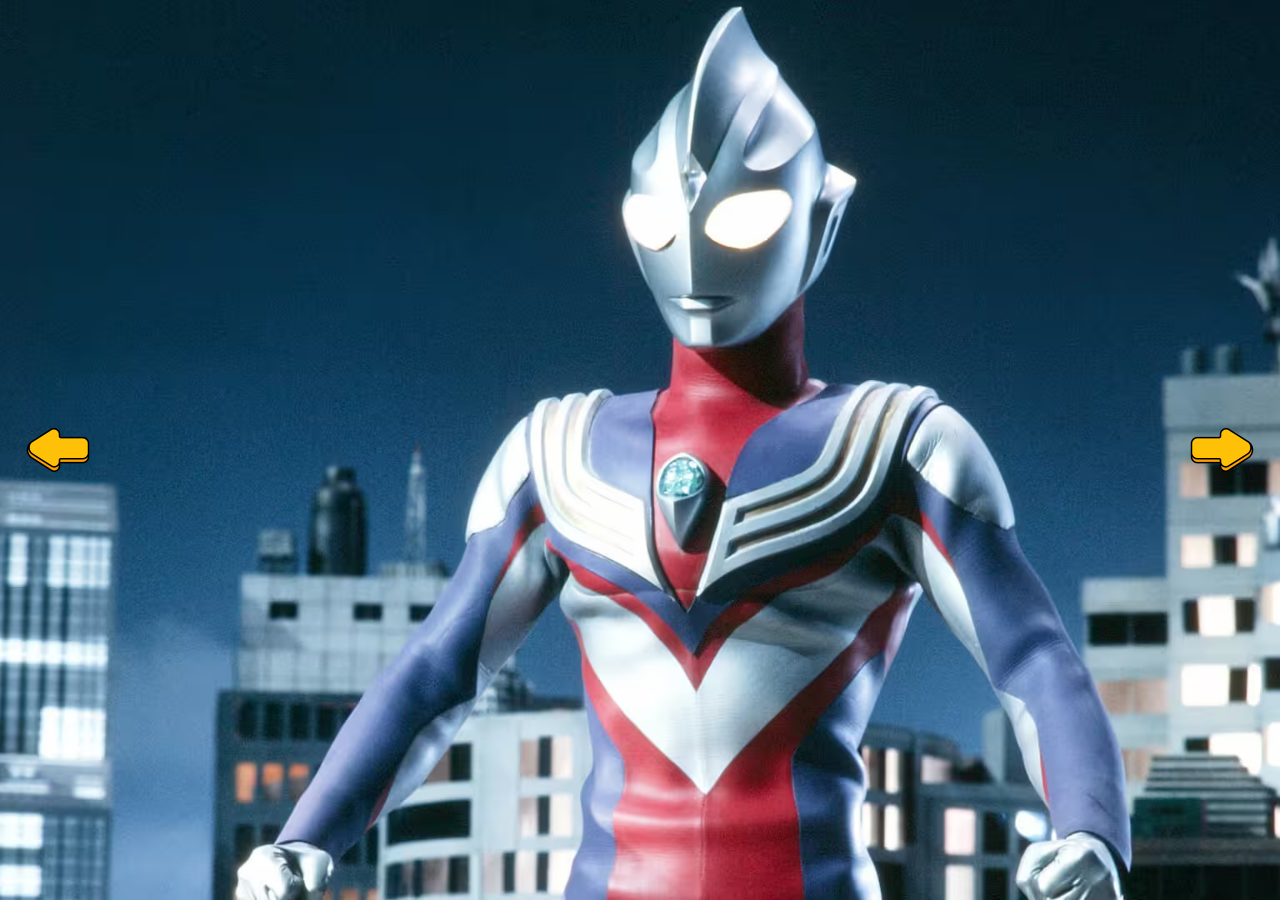
<file: index.html>
<!DOCTYPE html>
<html lang="en">
  <head>
    <meta charset="UTF-8" />
    <meta name="viewport" content="width=device-width, initial-scale=1.0" />
    <title>Ultraman</title>
    <meta name="google" content="notranslate" />
    <link rel="shortcut icon" href="assets/favicon.webp" type="image/x-icon" />
    <link rel="stylesheet" href="style.css" />
  </head>
  <body style="--clr: #07232e; --clr2: #76a1cb">
    <section style="--bg: url(assets/img-1.avif)">
      <a href="index7.html"></a>
      <a href="index2.html"></a>
    </section>
  </body>
</html>
</file>
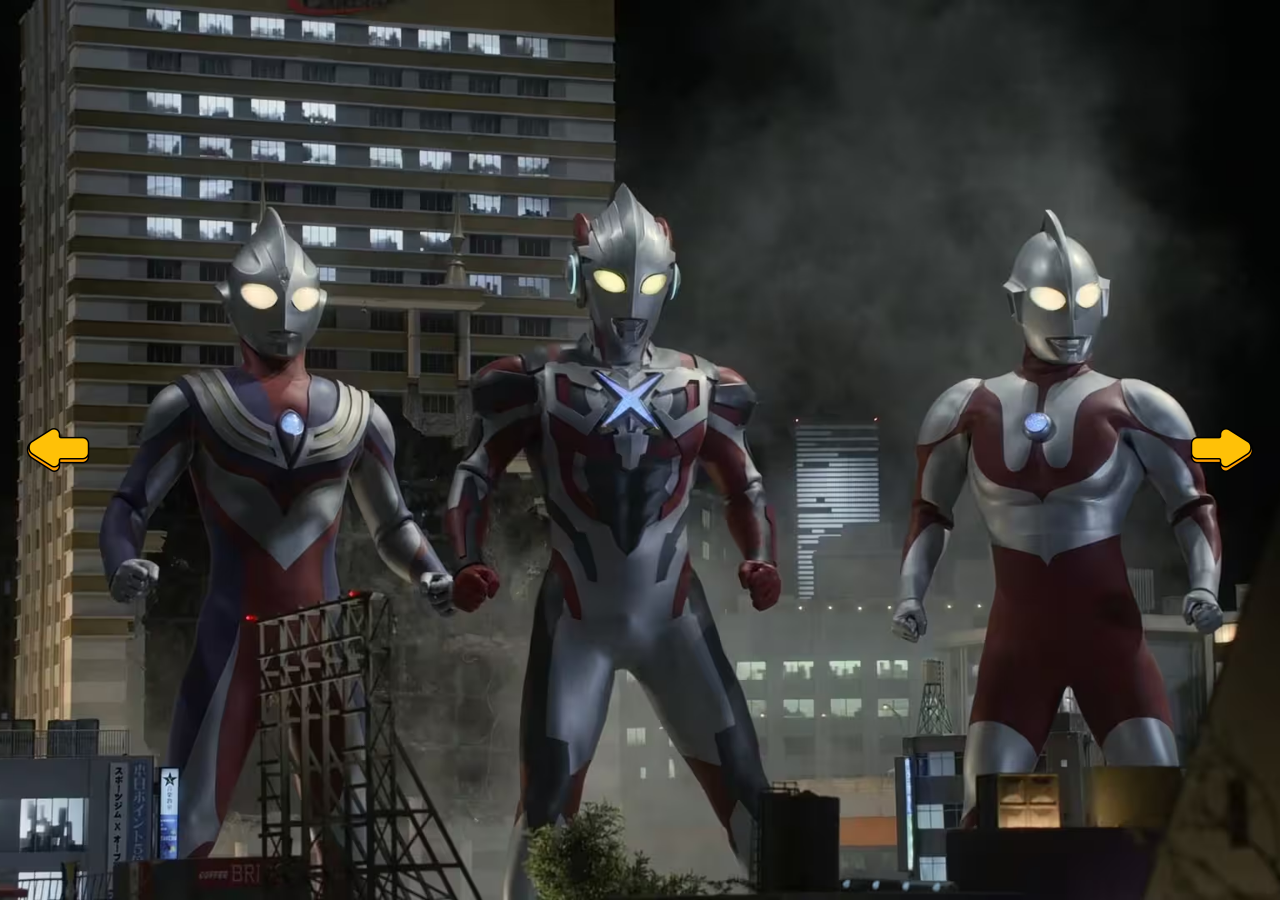
<file: index2.html>
<!DOCTYPE html>
<html lang="en">
<head>
  <meta charset="UTF-8">
  <meta name="viewport" content="width=device-width, initial-scale=1.0">
  <title>Ultraman</title>
  <meta name="google" content="notranslate">
  <link rel="shortcut icon" href="assets/favicon.webp" type="image/x-icon">
  <link rel="stylesheet" href="style.css">
</head>
<body style="--clr: #000; --clr2: #2f3239">
  <section style="--bg: url(assets/img-2.avif); ">
    <a href="index.html"></a>
    <a href="index3.html"></a>
  </section>
</body>
</html>
</file>
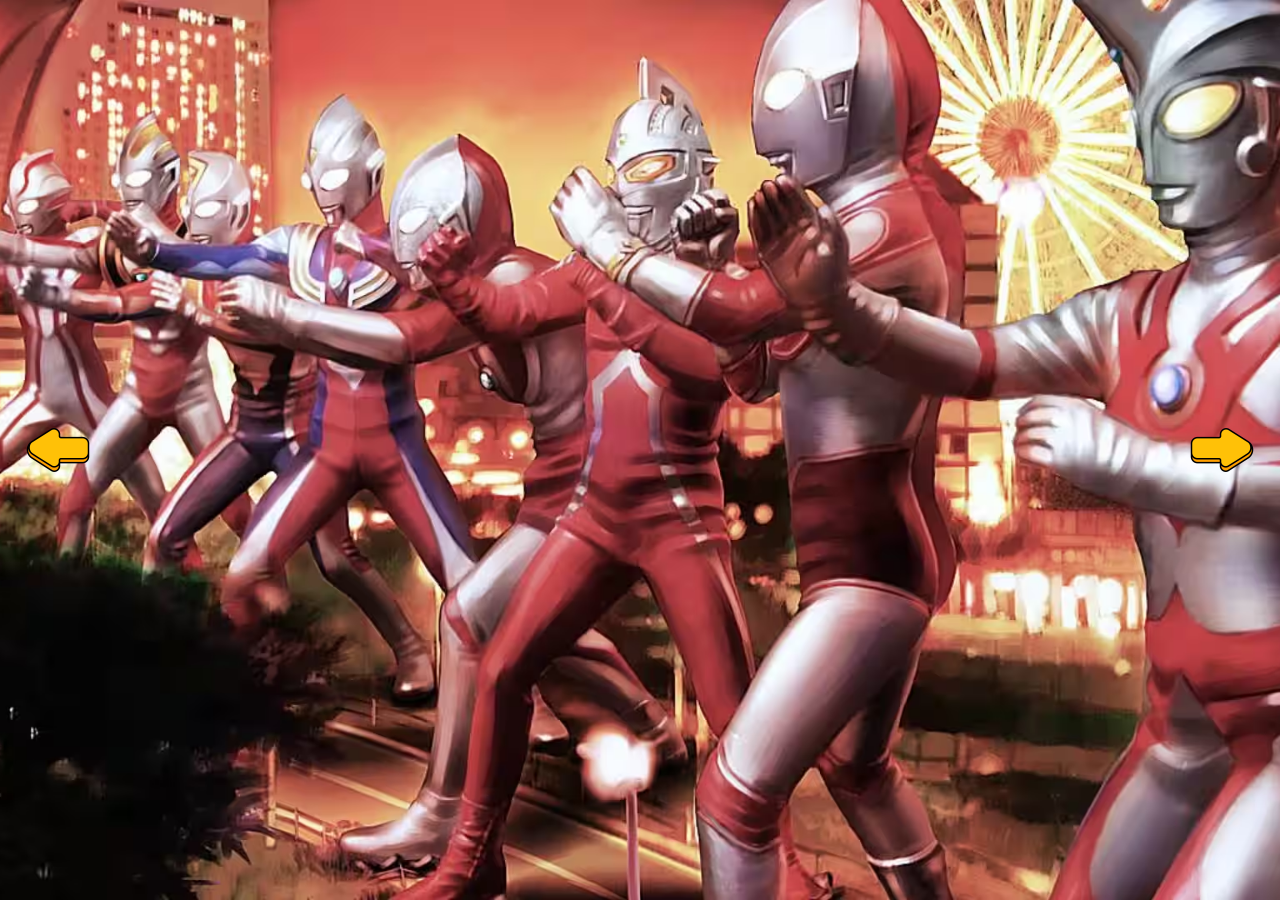
<file: index3.html>
<!DOCTYPE html>
<html lang="en">
<head>
  <meta charset="UTF-8">
  <meta name="viewport" content="width=device-width, initial-scale=1.0">
  <title>Ultraman</title>
  <meta name="google" content="notranslate">
  <link rel="shortcut icon" href="assets/favicon.webp" type="image/x-icon">
  <link rel="stylesheet" href="style.css">
</head>
<body style="--clr: #dc6454;--clr2: #000">
  <section style="--bg: url(assets/img-3.avif)">
    <a href="index2.html"></a>
    <a href="index4.html"></a>
  </section>
</body>
</html>
</file>
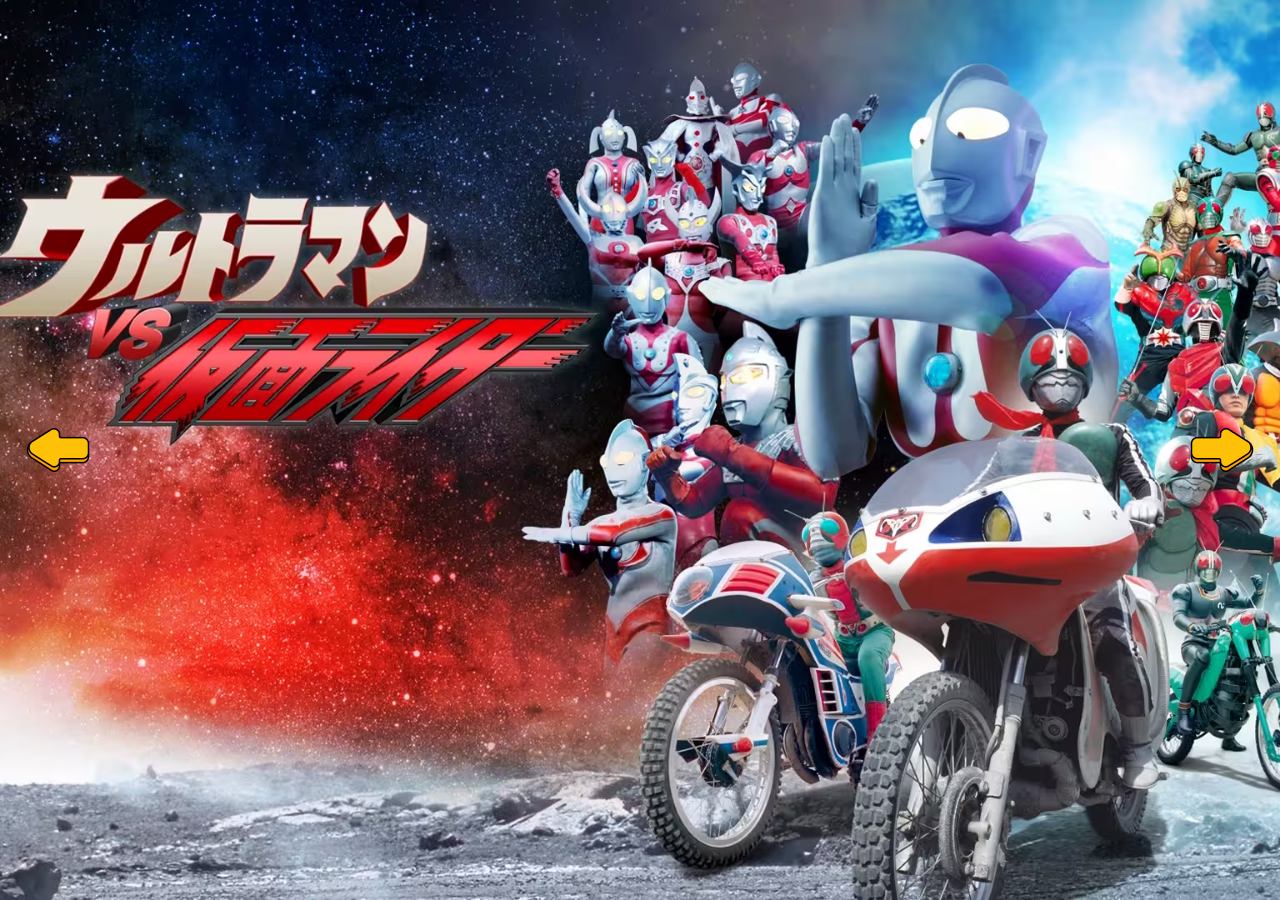
<file: index4.html>
<!DOCTYPE html>
<html lang="en">
<head>
  <meta charset="UTF-8">
  <meta name="viewport" content="width=device-width, initial-scale=1.0">
  <title>Ultraman</title>
  <meta name="google" content="notranslate">
  <link rel="shortcut icon" href="assets/favicon.webp" type="image/x-icon">
  <link rel="stylesheet" href="style.css">
</head>
<body style="--clr: #1087d7; --clr2: #b1bacb">
  <section style="--bg: url(assets/img-4.avif)">
    <a href="index3.html"></a>
    <a href="index5.html"></a>
  </section>
</body>
</html>
</file>
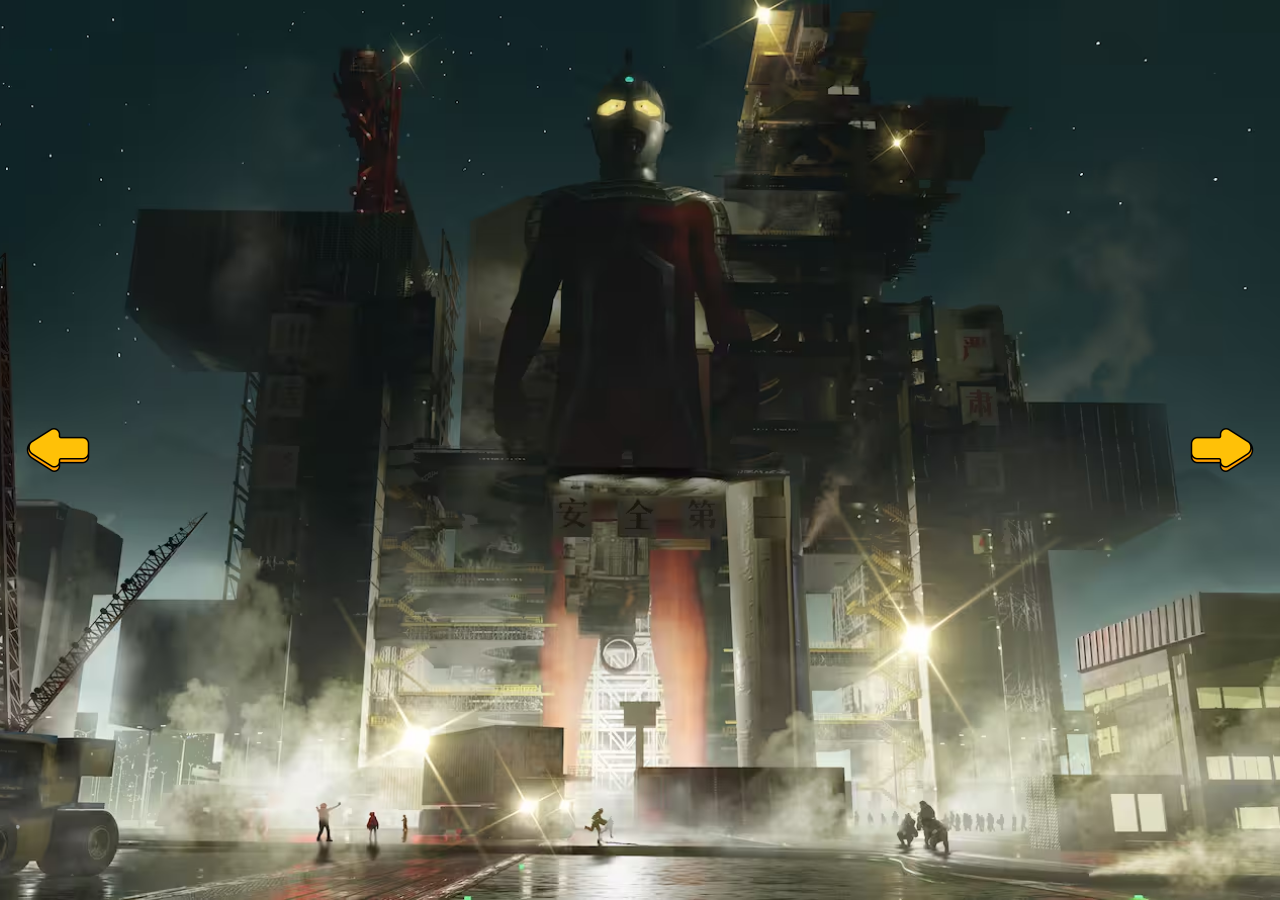
<file: index5.html>
<!DOCTYPE html>
<html lang="en">
<head>
  <meta charset="UTF-8">
  <meta name="viewport" content="width=device-width, initial-scale=1.0">
  <title>Ultraman</title>
  <meta name="google" content="notranslate">
  <link rel="shortcut icon" href="assets/favicon.webp" type="image/x-icon">
  <link rel="stylesheet" href="style.css">

</head>
<body style="--clr: #142829; --clr2: #696854">
  <section style="--bg: url(assets/img-5.avif)">
    <a href="index4.html"></a>
    <a href="index6.html"></a>
  </section>
</body>
</html>
</file>
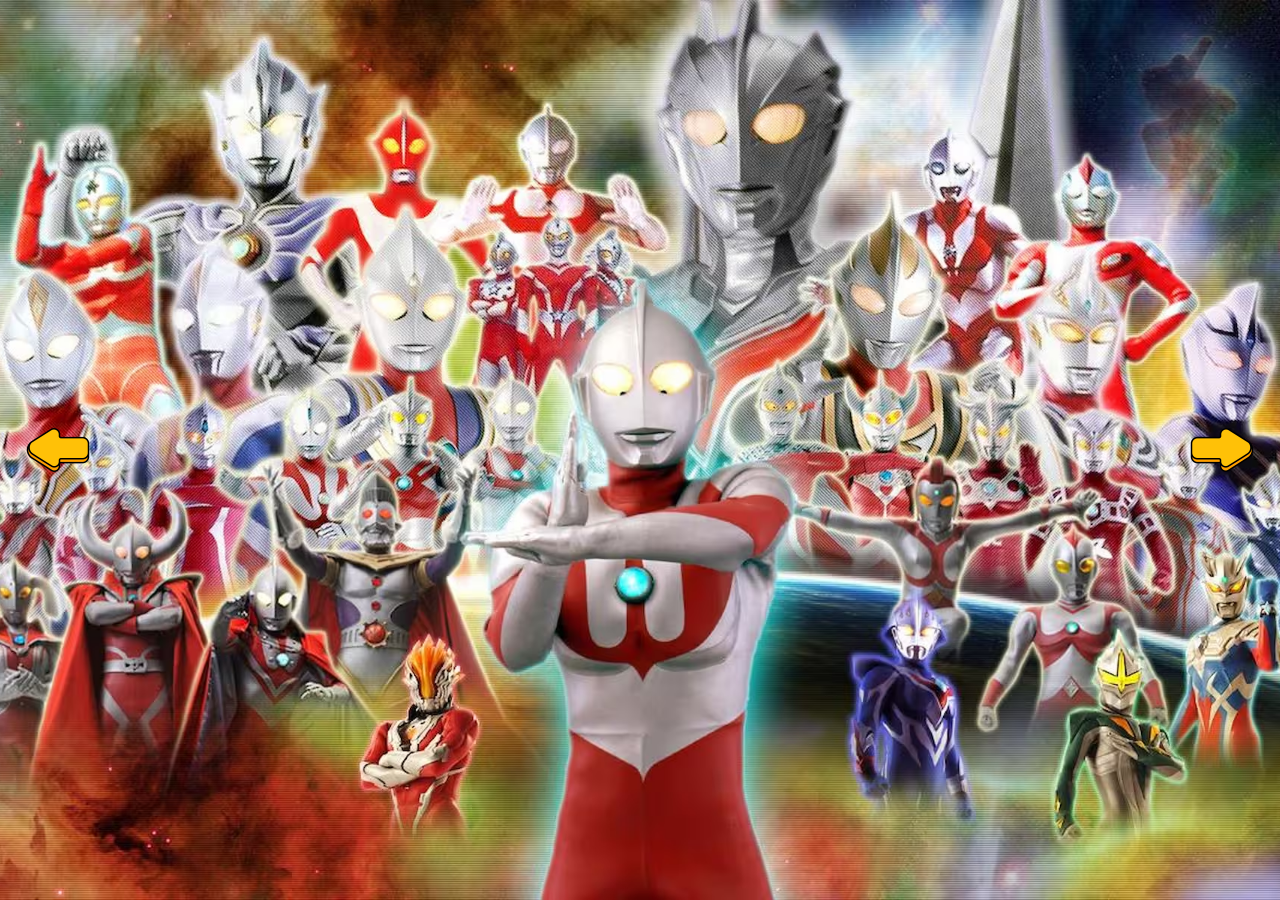
<file: index6.html>
<!DOCTYPE html>
<html lang="en">
  <head>
    <meta charset="UTF-8" />
    <meta name="viewport" content="width=device-width, initial-scale=1.0" />
    <title>Ultraman</title>
    <meta name="google" content="notranslate" />
    <link rel="shortcut icon" href="assets/favicon.webp" type="image/x-icon" />
    <link rel="stylesheet" href="style.css" />
  </head>
  <body style="--clr: #6d8963; --clr2: #b1ae45">
    <section style="--bg: url(assets/img-6.avif)">
      <a href="index5.html"></a>
      <a href="index7.html"></a>
    </section>
  </body>
</html>
</file>
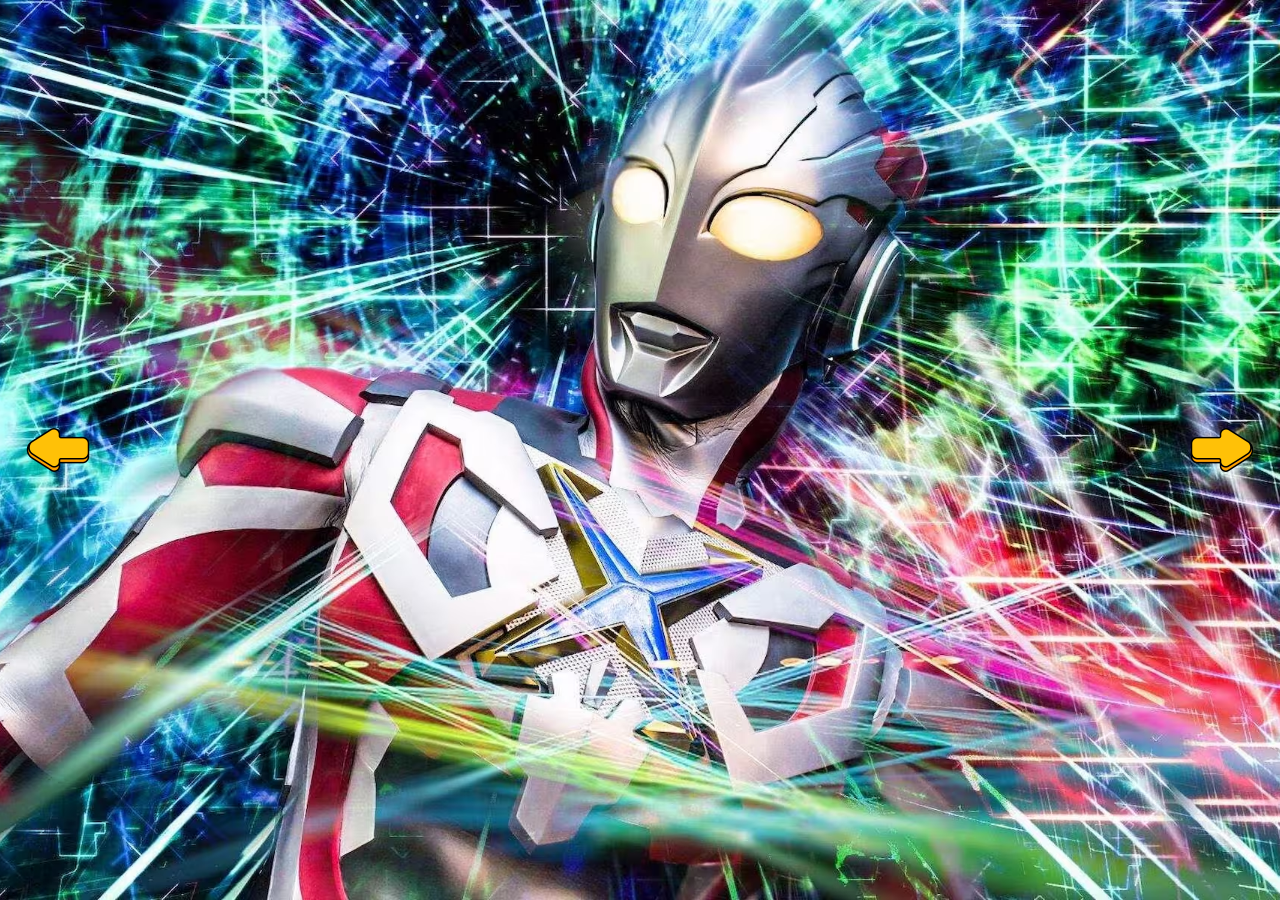
<file: index7.html>
<!DOCTYPE html>
<html lang="en">
  <head>
    <meta charset="UTF-8" />
    <meta name="viewport" content="width=device-width, initial-scale=1.0" />
    <title>Ultraman</title>
    <meta name="google" content="notranslate" />
    <link rel="shortcut icon" href="assets/favicon.webp" type="image/x-icon" />
    <link rel="stylesheet" href="style.css" />
  </head>
  <body style="--clr: #00040f; --clr2: #21aa7e">
    <section style="--bg: url(assets/img-7.avif)">
      <a href="index6.html"></a>
      <a href="index.html"></a>
    </section>
  </body>
</html>
</file>
<file: style.css>
*,
*::after,
*::before {
  box-sizing: border-box;
  margin: 0;
  padding: 0;
  font-family: sans-serif, system-ui, -apple-system, BlinkMacSystemFont,
    'Segoe UI', Roboto, Oxygen, Ubuntu, Cantarell, 'Open Sans', 'Helvetica Neue';
  -webkit-tap-highlight-color: transparent;
}

html {
  scroll-behavior: smooth;
  scrollbar-width: thin;
}

body {
  height: 100vh;
  width: 100%;
  display: flex;
  flex-wrap: wrap;
  place-content: center;
  background-image: linear-gradient(to bottom, var(--clr), var(--clr2));
  overflow: hidden;
}

@view-transition {
  navigation: auto;
}

section {
  background-image: var(--bg);
  background-size: cover;
  background-position: center;
  position: fixed;
  width: 100%;
  height: 100%;
  inset: 0;
  display: flex;
  view-transition-name: section;

  &::before,
  &::after {
    content: '';
    display: block;
    width: 5vmax;
    height: 5vmax;
    position: absolute;
    top: 50%;
    transform: translateY(-50%);
    pointer-events: none;
    background-image: url('assets/arrow.png');
    background-size: cover;
    background-position: center;
    background-blend-mode: multiply;
  }

  &::before {
    left: 2vmax;
    transform: translateY(-50%) scaleX(-1);
  }

  &::after {
    right: 2vmax;
  }

  a {
    width: 50%;
    height: 100%;
    display: block;
    background-color: transparent;
  }
}

::view-transition-new(section) {
  animation: fadeIn 1s ease forwards;
}

::view-transition-old(section) {
  animation: fadeIn 1s ease reverse forwards;
}

@keyframes fadeIn {
  0% {
    scale: 0;
    transform: rotate(-360deg);
  }
  100% {
    scale: 1;
    transform: rotate(360deg);
  }
}
</file>
